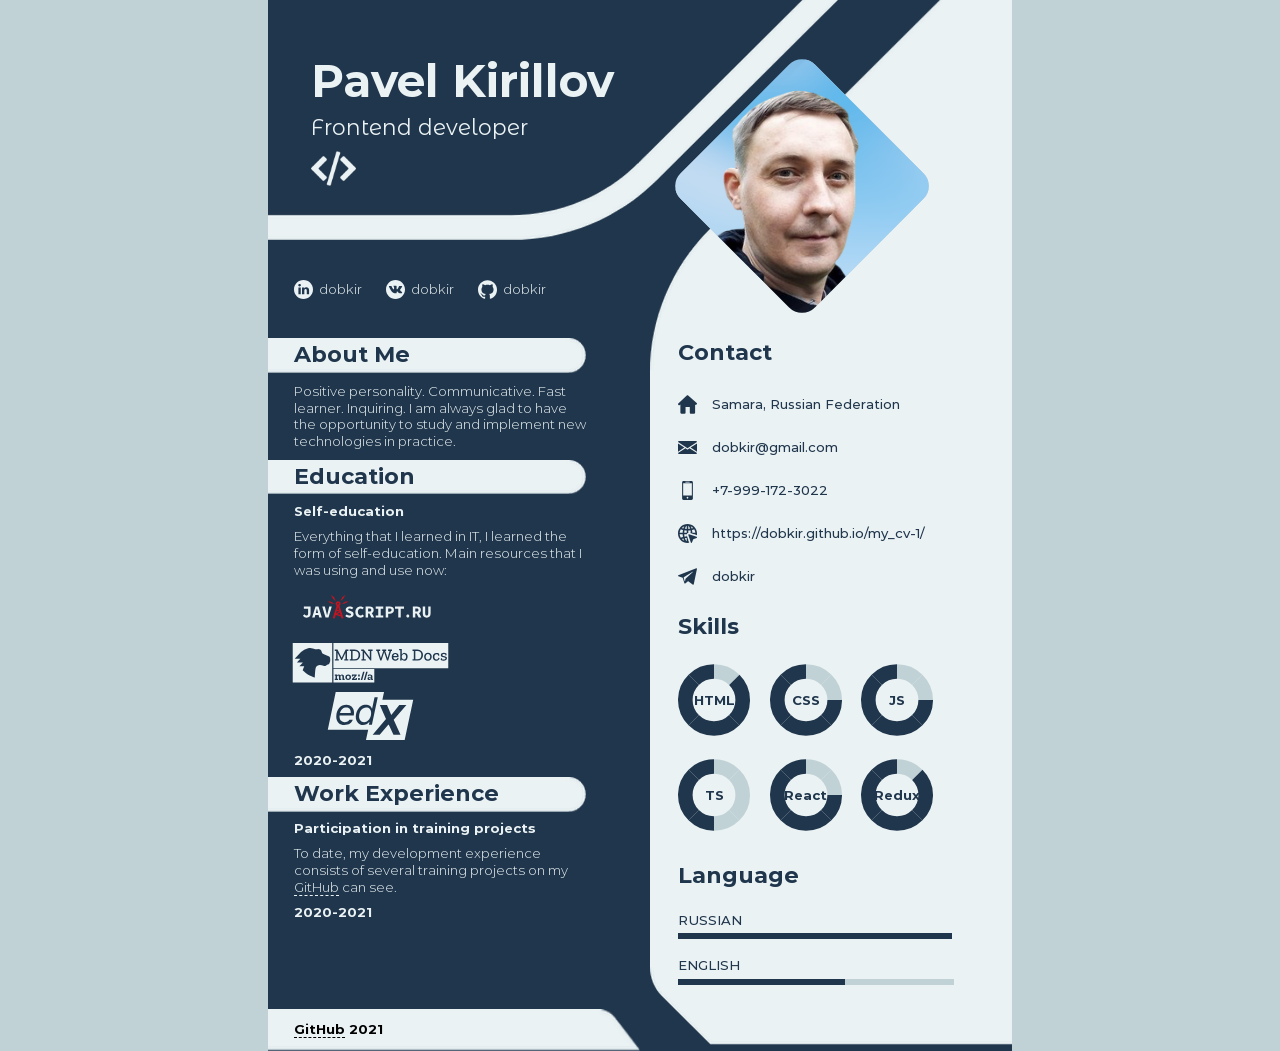
<file: index.html>
<!DOCTYPE html>
<html lang="en">

<head>
  <meta charset="UTF-8">
  <meta http-equiv="X-UA-Compatible" content="IE=edge">
  <meta name="viewport" content="width=device-width, initial-scale=1.0">
  <link rel="icon" type="image/png" href="favicon.png">
  <title>CV Kirillov</title>
  <link rel="stylesheet" href="css/fonts.css">
  <link rel="stylesheet" href="css/normalize.css">
  <link rel="stylesheet" href="css/variables.css">
  <link rel="stylesheet" href="css/style.css">
</head>

<body class="body">

  <div class="container">

    <header class="header">
      <section class="header__info">
        <h1 class="header__title">
          Pavel Kirillov
        </h1>
        <!-- /.header__title -->
        <p class="header__subtitle">
          Frontend developer
        </p>
        <!-- /.header__subtitle -->
        <figure class="header__logo">
          <img src="img/logos/my_logo.png" alt="logo: my logo" width="45" height="45">
        </figure>
        <!-- /.header__logo -->
      </section>
      <!-- /.header__info -->

      <div class="header__avatar">
        <figure class="avatar">
          <img src="img/My_avatar_310x310_v1.1.png" alt="photo: my photo" width="192" height="192">
        </figure>
        <!-- /.avatar -->
      </div>
      <!-- /.header__avatar -->

    </header>
    <!-- /.header -->

    <main class="main">

      <div class="main__article">

        <ul class="social__links">

          <!-- LinkedIn link -->
          <li class="social__link">
            <img class="social__link--icon" src="img/social_icons/in-circled-light.svg" alt="icon: linkedin icon"
              width="19" height="19">
            <a class="social__link--link" href="https://www.linkedin.com/in/dobkir/" target="_blank">dobkir</a>
          </li>
          <!-- /.social__link -->

          <!-- VK link -->
          <li class="social__link">
            <img class="social__link--icon" src="img/social_icons/vk-circled-light.svg" alt="icon: vk icon" width="19"
              height="19">
            <a class="social__link--link" href="https://vk.com/dobkir" target="_blank">dobkir</a>
          </li>
          <!-- /.social__link -->

          <!-- GitHub link -->
          <li class="social__link">
            <img class="social__link--icon" src="img/social_icons/github-circled-light.svg" alt="icon: telegram icon"
              width="19" height="19">
            <a class="social__link--link" href="https://github.com/dobkir" target="_blank">dobkir</a>
          </li>
          <!-- /.social__link -->

        </ul>
        <!-- /.social__links -->

        <!-- About Me section -->
        <section class="main__section">
          <h2 class="main__section--title pl">
            About Me
          </h2>
          <p class="main__section--text pl">
            Positive personality. Communicative. Fast learner. Inquiring.
            I am always glad to have the opportunity to study and implement new technologies in practice.
          </p>
        </section>
        <!-- /.main__section -->

        <!-- Education section -->
        <section class="main__section">
          <h2 class="main__section--title pl">
            Education
          </h2>
          <h3 class="main__section--subtitle pl">
            Self-education
          </h3>
          <p class="main__section--text pl">
            Everything that I learned in IT, I learned the form of self-education.
            Main resources that I was using and use now:
          </p>
          <figure class="main__section--figure">
            <a href="https://learn.javascript.ru/" target="_blank">
              <img src="img/logos/learnjs-logo-light.svg" alt="brand: learn.javascript logo" width="205" height="48">
            </a>
          </figure>
          <figure class="main__section--figure">
            <a href="https://developer.mozilla.org/ru/" target="_blank">
              <img src="img/logos/mdn-logo-light.svg" alt="brand: MDN WebDocs logo" width="205" height="48">
            </a>
          </figure>
          <figure class="main__section--figure">
            <a href="https://www.edx.org/" target="_blank">
              <img src="img/logos/edx-logo-light.svg" alt="brand: Edx logo" width="205" height="48">
            </a>
          </figure>

          <h3 class="main__section--subtitle pl">
            2020-2021
          </h3>
        </section>
        <!-- /.main__section -->

        <!-- Experience -->
        <section class="main__section">
          <h2 class="main__section--title pl">
            Work Experience
          </h2>
          <h3 class="main__section--subtitle pl">
            Participation in training projects
          </h3>
          <p class="main__section--text pl">
            To date, my development experience consists of several training projects on my <a
              class="github__link--inline" href="https://github.com/dobkir/" target="_blank">GitHub</a> can see.
          </p>
          <h3 class="main__section--subtitle pl">
            2020-2021
          </h3>
        </section>
        <!-- /.main__section -->

      </div>
      <!-- /.main__article -->

      <aside class="aside">

        <section class="aside__section">

          <h2 class="aside__section--title">
            Contact
          </h2>

          <ul class="contacts">

            <!-- Home adress -->
            <li class="contacts__item">
              <img class="contacts__item--icon" src="img/social_icons/home-dark.svg" alt="icon: home" width="19"
                height="19">
              Samara, Russian Federation
            </li>
            <!-- /.contacts__item -->

            <!-- Email -->
            <li class="contacts__item">
              <img class="contacts__item--icon" src="img/social_icons/email-dark.svg" alt="icon: email" width="19"
                height="19">
              <a href="mailto:p.kirillov2020@gmail.com" target="_blank">
                dobkir@gmail.com
              </a>
            </li>
            <!-- /.contacts__item -->

            <!-- Phone number -->
            <li class="contacts__item">
              <img class="contacts__item--icon" src="img/social_icons/smartphone-dark.svg" alt="icon: phone" width="19"
                height="19">
              <a href="tel:+79991723022" target="_blank">
                +7-999-172-3022
              </a>
            </li>
            <!-- /.contacts__item -->

            <!-- Website -->
            <li class="contacts__item">
              <img class="contacts__item--icon" src="img/social_icons/web-dark.svg" alt="icon: web" width="19"
                height="19">
              <a href="https://dobkir.github.io/my_cv-1/" target="_blank">
                https://dobkir.github.io/my_cv-1/
              </a>
            </li>
            <!-- /.contacts__item -->

            <!-- Telegram link -->
            <li class="contacts__item">
              <img class="contacts__item--icon" src="img/social_icons/telegram-dark.svg" alt="icon: telegram icon"
                width="19" height="19">
              <a href="https://telegram.im/@dobkir" target="_blank">dobkir</a>
            </li>
            <!-- /.contacts__item -->

          </ul>
          <!-- /.contacts -->

        </section>
        <!-- /.aside__section -->
        <!-- /Contacts -->

        <section class="aside__section">
          <h2 class="aside__section--title">
            Skills
          </h2>

          <ul class="skills">

            <!-- HTML Skill -->
            <li class="skills__item">
              <img class="skills__item--icon" src="img/progress-circles/progress_circle--88percent.svg"
                alt="diagram: progress circle full" width="72" height="72">
              <span class="skills__item--name">HTML</span>
            </li>
            <!-- /.skills__item -->

            <!-- CSS Skill -->
            <li class="skills__item">
              <img class="skills__item--icon" src="img/progress-circles/progress_circle--75percent.svg"
                alt="diagram: progress circle full" width="72" height="72">
              <span class="skills__item--name">CSS</span>
            </li>
            <!-- /.skills__item -->

            <!-- JS Skill -->
            <li class="skills__item">
              <img class="skills__item--icon" src="img/progress-circles/progress_circle--75percent.svg"
                alt="diagram: progress circle full" width="72" height="72">
              <span class="skills__item--name">JS</span>
            </li>
            <!-- /.skills__item -->

            <!-- TS Skill -->
            <li class="skills__item">
              <img class="skills__item--icon" src="img/progress-circles/progress_circle--50percent.svg"
                alt="diagram: progress circle full" width="72" height="72">
              <span class="skills__item--name">TS</span>
            </li>
            <!-- /.skills__item -->

            <!-- React Skill -->
            <li class="skills__item">
              <img class="skills__item--icon" src="img/progress-circles/progress_circle--75percent.svg"
                alt="diagram: progress circle full" width="72" height="72">
              <span class="skills__item--name">React</span>
            </li>
            <!-- /.skills__item -->

            <!-- Redux Skill -->
            <li class="skills__item">
              <img class="skills__item--icon" src="img/progress-circles/progress_circle--88percent.svg"
                alt="diagram: progress circle full" width="72" height="72">
              <span class="skills__item--name">Redux</span>
            </li>
            <!-- /.skills__item -->

          </ul>
          <!-- /.skills -->

        </section>
        <!-- /.aside__section -->
        <!-- /Skills -->

        <section class="aside__section">

          <h2 class="aside__section--title">
            Language
          </h2>

          <ul class="language">
            <li class="language__item">
              <h4 class="language__item--subtitle">
                Russian
              </h4>
              <span class="language__item--progress--russian"></span>
            </li>
            <!-- /.language__item -->
            <li class="language__item">
              <h4 class="language__item--subtitle">
                English
              </h4>
              <span class="language__item--progress--english"></span>
            </li>
            <!-- /.language__item -->
          </ul>
          <!-- /.language -->

        </section>
        <!-- /.aside__section -->
        <!-- /Language -->

      </aside>
      <!-- /.aside -->

    </main>
    <!-- /.main -->

    <footer class="footer">
      <p class="footer__inline pl">
        <a class="github__link--inline" href="https://github.com/dobkir/" target="_blank">GitHub</a>
        <time datetime="2021-09-20 20:00">2021</time>
      </p>
    </footer>
    <!-- /.footer -->

  </div>
  <!-- /.container -->

</body>

</html>
</file>
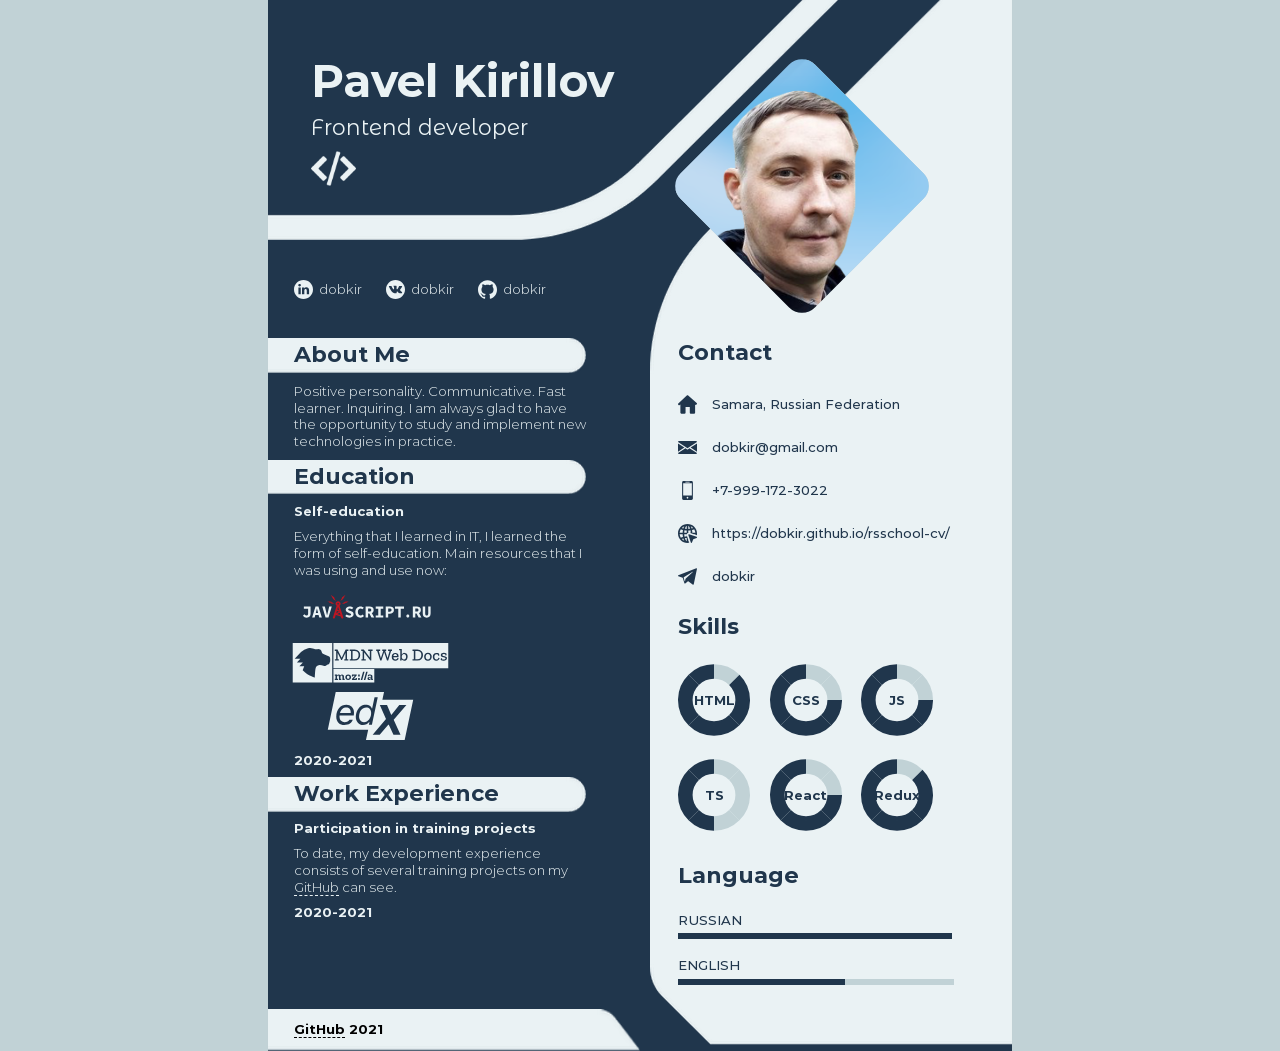
<file: home.html>
<!DOCTYPE html>
<html lang="en">

<head>
  <meta charset="UTF-8">
  <meta http-equiv="X-UA-Compatible" content="IE=edge">
  <meta name="viewport" content="width=device-width, initial-scale=1.0">
  <link rel="icon" type="image/png" href="favicon.png">
  <title>CV Kirillov</title>
  <link rel="stylesheet" href="css/fonts.css">
  <link rel="stylesheet" href="css/normalize.css">
  <link rel="stylesheet" href="css/variables.css">
  <link rel="stylesheet" href="css/style.css">
</head>

<body class="body">

  <div class="container">

    <header class="header">
      <section class="header__info">
        <h1 class="header__title">
          Pavel Kirillov
        </h1>
        <!-- /.header__title -->
        <p class="header__subtitle">
          Frontend developer
        </p>
        <!-- /.header__subtitle -->
        <figure class="header__logo">
          <img src="img/logos/my_logo.png" alt="logo: my logo" width="45" height="45">
        </figure>
        <!-- /.header__logo -->
      </section>
      <!-- /.header__info -->

      <div class="header__avatar">
        <figure class="avatar">
          <img src="img/My_avatar_310x310_v1.1.png" alt="photo: my photo" width="192" height="192">
        </figure>
        <!-- /.avatar -->
      </div>
      <!-- /.header__avatar -->

    </header>
    <!-- /.header -->

    <main class="main">

      <div class="main__article">

        <ul class="social__links">

          <!-- LinkedIn link -->
          <li class="social__link">
            <img class="social__link--icon" src="img/social_icons/in-circled-light.svg" alt="icon: linkedin icon"
              width="19" height="19">
            <a class="social__link--link" href="https://www.linkedin.com/in/dobkir/" target="_blank">dobkir</a>
          </li>
          <!-- /.social__link -->

          <!-- VK link -->
          <li class="social__link">
            <img class="social__link--icon" src="img/social_icons/vk-circled-light.svg" alt="icon: vk icon" width="19"
              height="19">
            <a class="social__link--link" href="https://vk.com/dobkir" target="_blank">dobkir</a>
          </li>
          <!-- /.social__link -->

          <!-- GitHub link -->
          <li class="social__link">
            <img class="social__link--icon" src="img/social_icons/github-circled-light.svg" alt="icon: telegram icon"
              width="19" height="19">
            <a class="social__link--link" href="https://github.com/dobkir" target="_blank">dobkir</a>
          </li>
          <!-- /.social__link -->

        </ul>
        <!-- /.social__links -->

        <!-- About Me section -->
        <section class="main__section">
          <h2 class="main__section--title pl">
            About Me
          </h2>
          <p class="main__section--text pl">
            Positive personality. Communicative. Fast learner. Inquiring.
            I am always glad to have the opportunity to study and implement new technologies in practice.
          </p>
        </section>
        <!-- /.main__section -->

        <!-- Education section -->
        <section class="main__section">
          <h2 class="main__section--title pl">
            Education
          </h2>
          <h3 class="main__section--subtitle pl">
            Self-education
          </h3>
          <p class="main__section--text pl">
            Everything that I learned in IT, I learned the form of self-education.
            Main resources that I was using and use now:
          </p>
          <figure class="main__section--figure">
            <a href="https://learn.javascript.ru/" target="_blank">
              <img src="img/logos/learnjs-logo-light.svg" alt="brand: learn.javascript logo" width="205" height="48">
            </a>
          </figure>
          <figure class="main__section--figure">
            <a href="https://developer.mozilla.org/ru/" target="_blank">
              <img src="img/logos/mdn-logo-light.svg" alt="brand: MDN WebDocs logo" width="205" height="48">
            </a>
          </figure>
          <figure class="main__section--figure">
            <a href="https://www.edx.org/" target="_blank">
              <img src="img/logos/edx-logo-light.svg" alt="brand: Edx logo" width="205" height="48">
            </a>
          </figure>

          <h3 class="main__section--subtitle pl">
            2020-2021
          </h3>
        </section>
        <!-- /.main__section -->

        <!-- Experience -->
        <section class="main__section">
          <h2 class="main__section--title pl">
            Work Experience
          </h2>
          <h3 class="main__section--subtitle pl">
            Participation in training projects
          </h3>
          <p class="main__section--text pl">
            To date, my development experience consists of several training projects on my <a
              class="github__link--inline" href="https://github.com/dobkir/" target="_blank">GitHub</a> can see.
          </p>
          <h3 class="main__section--subtitle pl">
            2020-2021
          </h3>
        </section>
        <!-- /.main__section -->

      </div>
      <!-- /.main__article -->

      <aside class="aside">

        <section class="aside__section">

          <h2 class="aside__section--title">
            Contact
          </h2>

          <ul class="contacts">

            <!-- Home adress -->
            <li class="contacts__item">
              <img class="contacts__item--icon" src="img/social_icons/home-dark.svg" alt="icon: home" width="19"
                height="19">
              Samara, Russian Federation
            </li>
            <!-- /.contacts__item -->

            <!-- Email -->
            <li class="contacts__item">
              <img class="contacts__item--icon" src="img/social_icons/email-dark.svg" alt="icon: email" width="19"
                height="19">
              <a href="mailto:p.kirillov2020@gmail.com" target="_blank">
                dobkir@gmail.com
              </a>
            </li>
            <!-- /.contacts__item -->

            <!-- Phone number -->
            <li class="contacts__item">
              <img class="contacts__item--icon" src="img/social_icons/smartphone-dark.svg" alt="icon: phone" width="19"
                height="19">
              <a href="tel:+79991723022" target="_blank">
                +7-999-172-3022
              </a>
            </li>
            <!-- /.contacts__item -->

            <!-- Website -->
            <li class="contacts__item">
              <img class="contacts__item--icon" src="img/social_icons/web-dark.svg" alt="icon: web" width="19"
                height="19">
              <a href="https://dobkir.github.io/rsschool-cv/" target="_blank">
                https://dobkir.github.io/rsschool-cv/
              </a>
            </li>
            <!-- /.contacts__item -->

            <!-- Telegram link -->
            <li class="contacts__item">
              <img class="contacts__item--icon" src="img/social_icons/telegram-dark.svg" alt="icon: telegram icon"
                width="19" height="19">
              <a href="https://telegram.im/@dobkir" target="_blank">dobkir</a>
            </li>
            <!-- /.contacts__item -->

          </ul>
          <!-- /.contacts -->

        </section>
        <!-- /.aside__section -->
        <!-- /Contacts -->

        <section class="aside__section">
          <h2 class="aside__section--title">
            Skills
          </h2>

          <ul class="skills">

            <!-- HTML Skill -->
            <li class="skills__item">
              <img class="skills__item--icon" src="img/progress-circles/progress_circle--88percent.svg"
                alt="diagram: progress circle full" width="72" height="72">
              <span class="skills__item--name">HTML</span>
            </li>
            <!-- /.skills__item -->

            <!-- CSS Skill -->
            <li class="skills__item">
              <img class="skills__item--icon" src="img/progress-circles/progress_circle--75percent.svg"
                alt="diagram: progress circle full" width="72" height="72">
              <span class="skills__item--name">CSS</span>
            </li>
            <!-- /.skills__item -->

            <!-- JS Skill -->
            <li class="skills__item">
              <img class="skills__item--icon" src="img/progress-circles/progress_circle--75percent.svg"
                alt="diagram: progress circle full" width="72" height="72">
              <span class="skills__item--name">JS</span>
            </li>
            <!-- /.skills__item -->

            <!-- TS Skill -->
            <li class="skills__item">
              <img class="skills__item--icon" src="img/progress-circles/progress_circle--50percent.svg"
                alt="diagram: progress circle full" width="72" height="72">
              <span class="skills__item--name">TS</span>
            </li>
            <!-- /.skills__item -->

            <!-- React Skill -->
            <li class="skills__item">
              <img class="skills__item--icon" src="img/progress-circles/progress_circle--75percent.svg"
                alt="diagram: progress circle full" width="72" height="72">
              <span class="skills__item--name">React</span>
            </li>
            <!-- /.skills__item -->

            <!-- Redux Skill -->
            <li class="skills__item">
              <img class="skills__item--icon" src="img/progress-circles/progress_circle--88percent.svg"
                alt="diagram: progress circle full" width="72" height="72">
              <span class="skills__item--name">Redux</span>
            </li>
            <!-- /.skills__item -->

          </ul>
          <!-- /.skills -->

        </section>
        <!-- /.aside__section -->
        <!-- /Skills -->

        <section class="aside__section">

          <h2 class="aside__section--title">
            Language
          </h2>

          <ul class="language">
            <li class="language__item">
              <h4 class="language__item--subtitle">
                Russian
              </h4>
              <span class="language__item--progress--russian"></span>
            </li>
            <!-- /.language__item -->
            <li class="language__item">
              <h4 class="language__item--subtitle">
                English
              </h4>
              <span class="language__item--progress--english"></span>
            </li>
            <!-- /.language__item -->
          </ul>
          <!-- /.language -->

        </section>
        <!-- /.aside__section -->
        <!-- /Language -->

      </aside>
      <!-- /.aside -->

    </main>
    <!-- /.main -->

    <footer class="footer">
      <p class="footer__inline pl">
        <a class="github__link--inline" href="https://github.com/dobkir/" target="_blank">GitHub</a>
        <time datetime="2021-09-20 20:00">2021</time>
      </p>
    </footer>
    <!-- /.footer -->

  </div>
  <!-- /.container -->

</body>

</html>
</file>
<file: css/fonts.css>
@font-face {
  font-family: "MontserratBold";
  src: url("../fonts/Montserrat-Bold.woff2") format("woff2"),
    url("../fonts/Montserrat-Bold.woff") format("woff");
  font-display: swap;
  font-weight: 700;
  font-style: normal;
}

@font-face {
  font-family: "MontserratMedium";
  src: url("../fonts/Montserrat-Medium.woff2") format("woff2"),
    url("../fonts/Montserrat-Medium.woff") format("woff");
  font-display: swap;
  font-weight: 500;
  font-style: normal;
}

@font-face {
  font-family: "MontserratRegular";
  src: url("../fonts/MontserratAlternates-Regular.woff2") format("woff2"),
    url("../fonts/MontserratAlternates-Regular.woff") format("woff");
  font-display: swap;
  font-weight: 400;
  font-style: normal;
}

@font-face {
  font-family: "MontserratLight";
  src: url("../fonts/Montserrat-Light.woff2") format("woff2"),
    url("../fonts/Montserrat-Light.woff") format("woff");
  font-display: swap;
  font-weight: 300;
  font-style: normal;
}
</file>
<file: css/variables.css>
:root {
  --light-color: #eaf2f4;
  --dark-color: #20364c;
  --neutral-color: #c1d2d6;
  --header-title-font: normal 700 3.8rem/4.6rem "MontserratBold";
  --header-subtitle-font: normal 400 1.8rem/2.2rem "MontserratRegular";
  --social-font: normal 300 1.1rem/1.6rem "MontserratLight";
  --section-title-font: normal 700 1.85rem/2.9rem "MontserratBold";
  --section-subtitle-font: normal 700 1.1rem/1.2rem "MontserratBold";
  --section-text-font: normal 300 1.1rem/1.4rem "MontserratLight";
  --aside-text-font: normal 500 1.1rem/1.2rem "MontserratMedium";
}
</file>
<file: css/style.css>
:root {
  font-size: 0.75em;
}

.body {
  background-color: var(--neutral-color);
}

h1,
h2,
h3,
h4 {
  margin: 0;
}

p {
  margin: 0;
  padding: 0;
}

ul {
  margin: 0;
  padding: 0;
  list-style: none;
}

a:hover,
a:focus {
  outline: 1px dashed;
  opacity: 0.7;
}

.pl {
  padding-left: 2.2rem;
}

.container {
  display: flex;
  flex-direction: column;
  max-width: 62rem;
  height: auto;
  margin: auto;

  background-color: var(--dark-color);
  background-image: url(../img/backgrounds/bg-right.png);
  background-repeat: no-repeat;
  background-position: 101% 0;
  outline: 1px solid rgba(193, 210, 214, 0.5);
}

/*==================== Header ====================*/

.header {
  display: flex;
  height: 20rem;

  background: url(../img/backgrounds/bg-header.png) 0 100% no-repeat;
}

.header__info {
  order: 0;
  flex-basis: 60%;

  display: flex;
  flex-direction: column;
  margin-left: 3.6rem;
  margin-top: 4.4rem;

  color: var(--light-color);
}

.header__title {
  font: var(--header-title-font);
}

.header__subtitle {
  margin: 0.5rem 0;

  font: var(--header-subtitle-font);
}

.header__avatar {
  order: 1;
  flex-basis: 40%;
}

.avatar {
  width: 16rem;
  height: 16rem;
  margin: 7.5rem 9.5rem 0 0;

  border: 1px solid transparent;
  border-radius: 1.6rem;

  transform: rotate(-45deg);

  overflow: hidden;
}

.avatar>img {
  max-width: 100%;

  background-image: url(../img/backgrounds/bg-avatar.png);
  background-repeat: no-repeat;

  transform: rotate(45deg) scale(1.43);
}

/*================= End of Header ================*/


/*===================== Main =====================*/

.main {
  display: flex;
}

/*================= Main Article =================*/

.main__article {
  order: 0;
  flex-basis: 60%;
  flex-direction: column;
  align-items: flex-start;

  color: var(--light-color);
}

.social__links {
  display: flex;
  align-items: center;
  margin: 3.3rem 0 3.3rem 2.2rem;
  padding: 0;

  line-height: 1.2rem;
}

.social__link {
  display: flex;
  margin-right: 2rem;

  font: var(--social-font);
}

.social__link--icon {
  margin-right: 0.5rem;
}

.main__section {
  max-width: 27rem;
}

.main__section--title {
  font: var(--section-title-font);
  color: var(--dark-color);

  background-image: url(../img/backgrounds/bg-section-title.png);
  background-repeat: no-repeat;
}

.main__section--subtitle {
  margin: 0.8rem 0;

  font: var(--section-subtitle-font);
}

.main__section--text {
  margin: 0.8rem 0;

  font: var(--section-text-font);
  text-align: left;
}

/*============== End of Main Article ==============*/


/*===================== Aside =====================*/

.aside {
  order: 1;
  flex-basis: 40%;

  display: flex;
  flex-direction: column;
  align-items: flex-start;
  justify-content: center;
  margin-top: 8rem;
  margin-right: 5rem;

  color: var(--dark-color);
}

.aside__section {
  flex-basis: 33.3%;
  width: 100%;

  margin-bottom: 2rem;
}

.aside__section--title {
  font: var(--section-title-font);
  color: var(--dark-color);
}

.contacts__item {
  display: flex;
  align-items: center;
  margin-top: 2rem;

  font: var(--aside-text-font);
}

.contacts__item--icon {
  margin-right: 1.2rem;
}

.skills {
  display: flex;
  flex-wrap: wrap;
}

.skills__item {
  position: relative;

  margin-top: 1.6rem;
  margin-right: 1.6rem;
}

.skills__item--name {
  position: absolute;
  left: 0;

  width: 6rem;
  margin-left: auto;
  margin-right: auto;

  font: var(--section-subtitle-font);
  line-height: 6rem;
  text-align: center;
}

.language__item--subtitle {
  margin: 1.6rem 0 0.5rem;

  font: var(--aside-text-font);
  text-transform: uppercase;
}

.language__item--progress--russian {
  display: block;
  content: "";
  width: 100%;
  height: 0.5rem;

  background-color: var(--dark-color);
}

.language__item--progress--english {
  position: relative;

  display: block;
  content: "";
  width: 61%;
  height: 0.5rem;

  background-color: var(--dark-color);
}

.language__item--progress--english:after {
  position: absolute;
  left: 100%;

  display: block;
  content: "";
  width: 65%;
  height: 0.5rem;

  background-color: var(--neutral-color);
}

/*================= End of Aside =================*/
/*================= End of Main ==================*/



/*===================== Footer =====================*/

.footer {
  display: flex;
  align-items: center;
  justify-content: flex-start;
  height: 3.5rem;
  max-width: 31rem;

  font: var(--section-subtitle-font);

  background-image: url(../img/backgrounds/bg-footer.png);
  background-repeat: no-repeat;
  background-size: 31rem 3.5rem;
  background-position: 0 100%;
}

/*================== End of Footer =================*/

.github__link--inline {
  border-bottom: 1px dashed;
}

/*================== Media =================*/

@media (max-width: 744px) {

  .container {
    background-image: none;
  }

  .header {
    flex-direction: column;
    height: auto;

    background: none;
  }

  .header__info {
    margin-top: 2rem;
    margin-bottom: 2rem;
    margin-left: 2.2rem;
  }

  .header__avatar {
    margin: 0 5rem 0;
  }

  .avatar {
    width: 12rem;
    height: 12rem;
    margin: 0;
    padding: 0;
  }

  .avatar>img {
    width: 12rem;
    height: 12rem;
  }

  .main {
    flex-direction: column;
  }

  .main__article {
    flex-basis: 50%;
  }

  .social__link {
    font-size: 1.2rem;
    line-height: 2rem;
  }

  .social__link--icon {
    width: 2rem;
    height: 2rem;
  }

  .main__section--subtitle {
    font-size: 1.2rem;
  }

  .main__section--text {
    font-size: 1.2rem;
    line-height: 1.8rem;
  }

  .aside {
    flex-basis: 50%;
    width: 100%;
    margin: 0;
    padding: 2.2rem;

    background-color: var(--light-color);
  }

  .footer {
    justify-content: space-between;

    color: var(--light-color);

    background-image: none;
    background-color: var(--dark-color);
  }

  .language {
    max-width: 27rem;
  }
}
</file>
